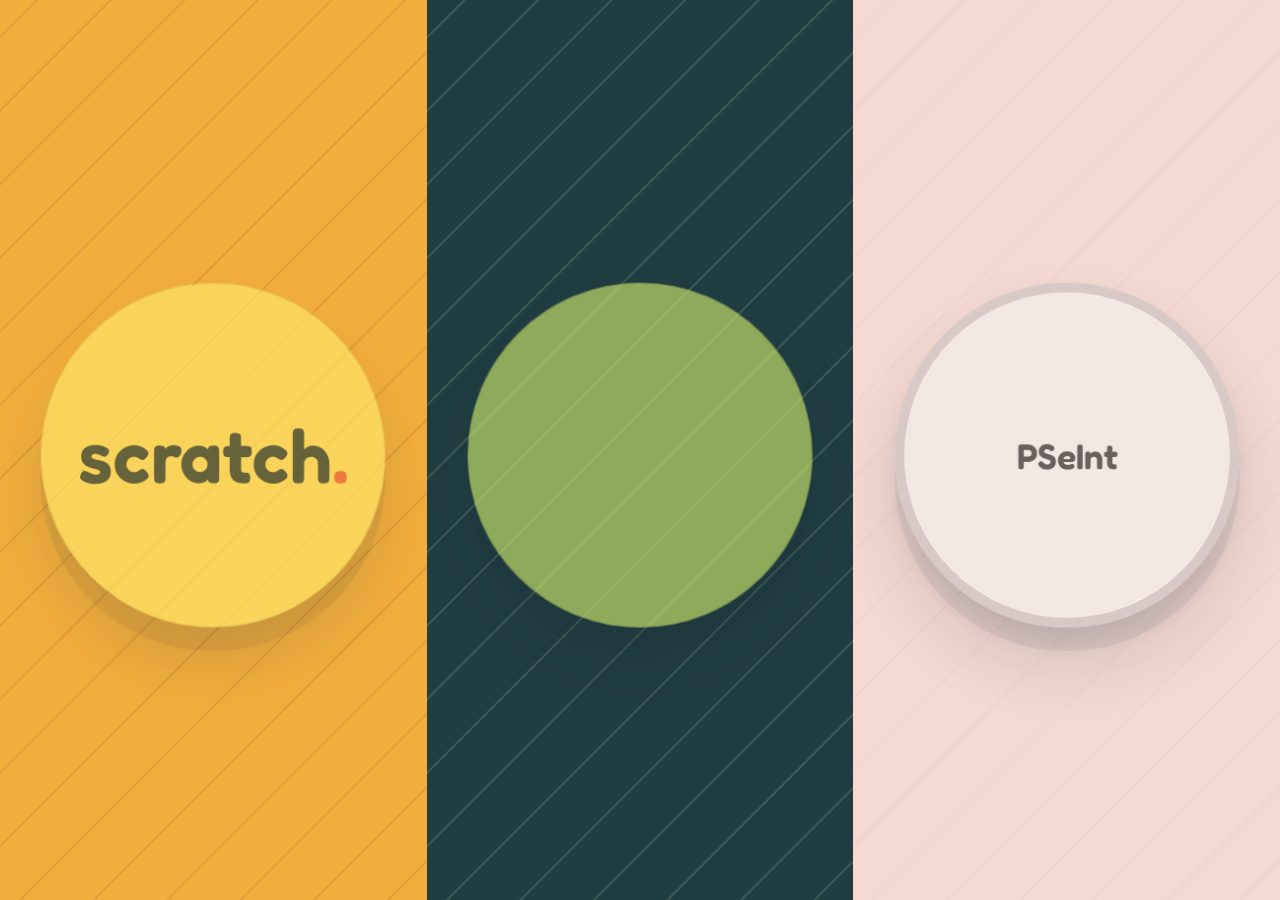
<file: index.html>
<!DOCTYPE html>
<html lang="es">
<head>
  <meta charset="UTF-8" />
  <meta http-equiv="refresh" content="0; url=juegos.html" />
  <meta name="viewport" content="width=device-width, initial-scale=1.0" />
  <title>Cargando...</title>
  <style>
    body {
      margin: 0;
      min-height: 100vh;
      display: grid;
      place-items: center;
      background: #0f172a;
      color: #f8fafc;
      font-family: Arial, sans-serif;
    }
    a {
      color: #fbbf24;
      text-decoration: none;
    }
  </style>
</head>
<body>
  <p>Redirigiendo a <a href="juegos.html">juegos.html</a>...</p>
</body>
</html>
</file>
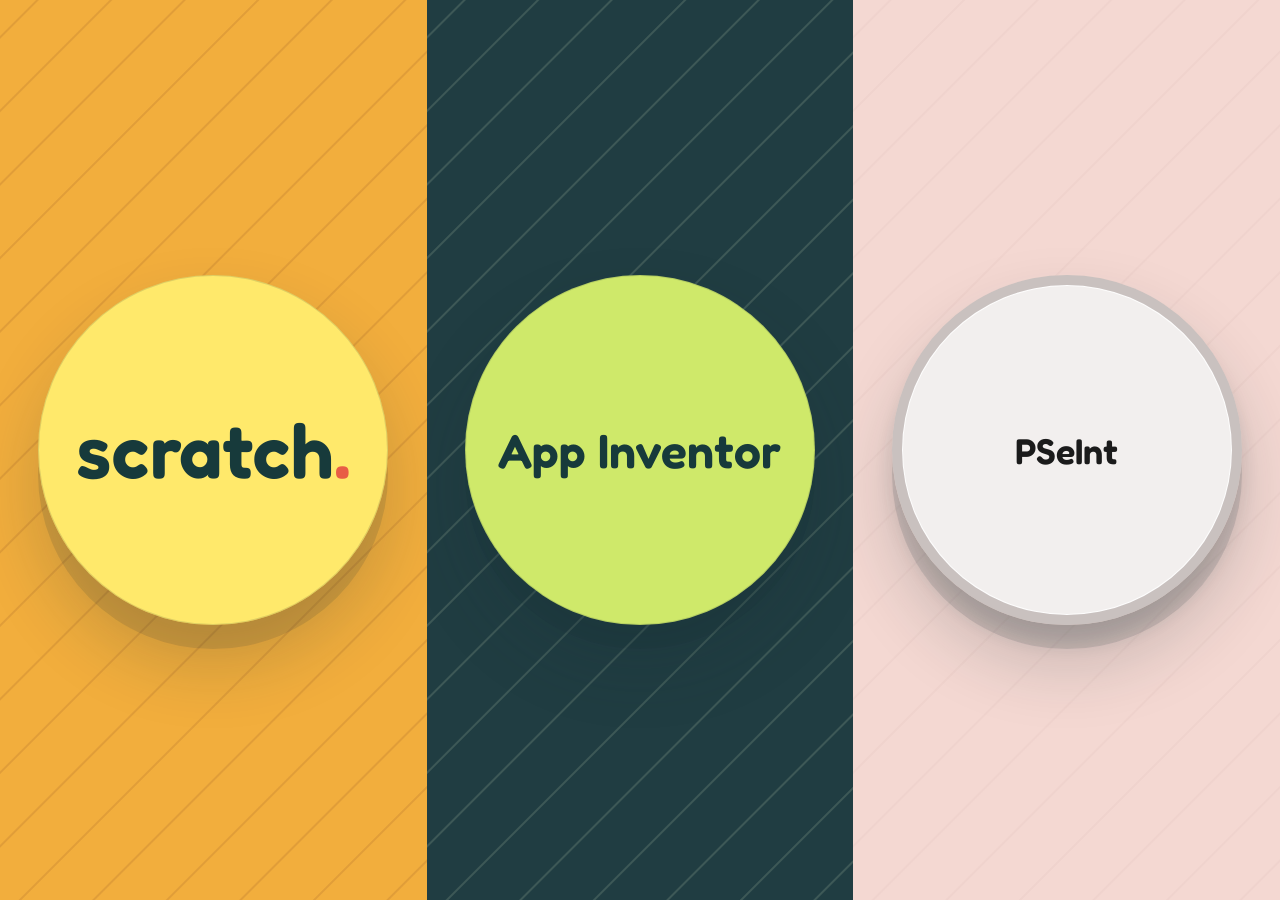
<file: juegos.html>
<!DOCTYPE html>
<html lang="es">
<head>
  <meta charset="UTF-8" />
  <meta name="viewport" content="width=device-width, initial-scale=1.0" />
  <meta name="theme-color" content="#f2ae3d" />
  <title>La Tribu Gamer | Scratch y App Inventor</title>
  <meta name="description" content="La Tribu Gamer: proyectos creados con Scratch y MIT App Inventor." />
  <link rel="preconnect" href="https://fonts.googleapis.com" />
  <link rel="preconnect" href="https://fonts.gstatic.com" crossorigin />
  <link href="https://fonts.googleapis.com/css2?family=DM+Mono:wght@400;500&family=Fredoka:wght@500;600;700&family=Space+Grotesk:wght@400;500;600;700&display=swap" rel="stylesheet" />
  <link rel="stylesheet" href="juegos.css?v=3" />
  <script src="juegos.js?v=3" defer></script>
</head>
<body>
  <main id="projectPicker" class="project-picker" aria-label="Elegí un proyecto">
    <button class="project-side scratch-side" type="button" data-project="scratch" aria-label="Abrir los proyectos de Scratch">
      <span class="project-orb" aria-hidden="true"><span class="orb-face scratch-orb"><span class="scratch-wordmark">scratch<span class="scratch-dot">.</span></span></span></span>
    </button>
    <button class="project-side inventor-side" type="button" data-project="inventor" aria-label="Abrir el proyecto de App Inventor">
      <span class="project-orb" aria-hidden="true"><span class="orb-face inventor-orb"><span class="inventor-wordmark">App Inventor</span></span></span>
    </button>
    <button class="project-side pseint-side" type="button" data-project="pseint" aria-label="Abrir los proyectos de PSeInt">
      <span class="project-orb" aria-hidden="true"><span class="orb-face pseint-orb"><span class="pseint-wordmark">PSeInt</span></span></span>
    </button>
    <span class="visually-hidden">Elegí Scratch, App Inventor o PSeInt para ver los proyectos.</span>
  </main>

  <section id="projectDetail" class="detail-view" aria-labelledby="detailTitle" hidden>
    <button id="backButton" class="back-button" type="button"><span aria-hidden="true">←</span> Volver</button>
    <div class="detail-layout">
      <div class="detail-copy">
        <p id="detailEyebrow" class="detail-eyebrow"></p>
        <h1 id="detailTitle"></h1>
        <p id="detailDescription" class="detail-description"></p>
      </div>
      <div id="projectSlots" class="project-slots" aria-label="Proyectos" aria-live="polite" hidden></div>
    </div>
  </section>
</body>
</html>
</file>
<file: juegos.css>
:root {
  color-scheme: light;
  --ink: #172f32;
  --paper: #f5f2e8;
  --yellow: #f2ae3d;
  --mint: #cfe96a;
  --coral: #e85d45;
  --deep: #203d42;
  --mono: "DM Mono", monospace;
  --display: "Space Grotesk", sans-serif;
}

* { box-sizing: border-box; }
html, body { min-height: 100%; margin: 0; }
body { color: var(--ink); font-family: var(--display); }
button, input { font: inherit; }
button { cursor: pointer; }
[hidden] { display: none !important; }
.visually-hidden { position: absolute; width: 1px; height: 1px; padding: 0; margin: -1px; overflow: hidden; clip: rect(0, 0, 0, 0); white-space: nowrap; border: 0; }

.project-picker {
  display: grid;
  grid-template-columns: 1fr 1fr 1fr;
  min-height: 100svh;
  width: 100vw;
  overflow: hidden;
}

.project-side {
  position: relative;
  isolation: isolate;
  display: grid;
  place-items: center;
  min-width: 0;
  width: 100%;
  min-height: 100svh;
  padding: 30px;
  border: 0;
  overflow: hidden;
}

.project-side::before {
  position: absolute;
  z-index: -1;
  inset: 0;
  content: "";
  opacity: .16;
  background-image: repeating-linear-gradient(135deg, transparent 0 25px, currentColor 26px 27px, transparent 28px 52px);
  pointer-events: none;
}

.scratch-side { color: #85451f; background-color: var(--yellow); }
.inventor-side { color: #d6e7c2; background-color: var(--deep); }
.pseint-side { color: #d8b7b3; background-color: #f4d8d2; }
.project-orb {
  position: relative;
  display: grid;
  place-items: center;
  width: min(30vw, 350px);
  min-width: 220px;
  aspect-ratio: 1;
  border-radius: 50%;
  box-shadow: 0 24px 0 rgba(23, 47, 50, .12), 0 38px 70px rgba(23, 47, 50, .2);
  animation: arrive .65s cubic-bezier(.2, .8, .2, 1) both;
}

.orb-face {
  position: absolute;
  inset: 0;
  display: flex;
  align-items: center;
  justify-content: center;
  flex-direction: column;
  border: 1px solid rgba(23, 47, 50, .14);
  border-radius: 50%;
  transition: transform .32s cubic-bezier(.2, .8, .2, 1);
}
.scratch-orb { color: #173a3b; background: #ffe96b; }
.inventor-orb { color: #173a3b; background: var(--mint); }
.pseint-orb { color: #173a3b; background: #f2efee; border: 10px solid rgba(129, 112, 110, 0.36); box-shadow: inset 0 0 0 1px rgba(255,255,255,.9), 0 18px 18px rgba(23,47,50,.12); }
.inventor-orb .inventor-wordmark { animation: arrive .65s .12s cubic-bezier(.2, .8, .2, 1) both; }
.project-side:hover .project-orb .orb-face,
.project-side:focus-visible .project-orb .orb-face {
  transform: translateY(-8px) scale(1.14);
}
.project-side:focus-visible { outline: 4px solid white; outline-offset: -10px; }
.scratch-wordmark { font-family: "Fredoka", "Space Grotesk", sans-serif; font-size: clamp(2.6rem, 6vw, 5rem); font-weight: 600; letter-spacing: 0; line-height: 1; }
.scratch-dot { color: var(--coral); }
.inventor-wordmark { max-width: 82%; color: #173a3b; font-family: "Fredoka", "Space Grotesk", sans-serif; font-size: clamp(1.8rem, 3.8vw, 3rem); font-weight: 600; line-height: 1.05; text-align: center; }
.pseint-wordmark { color: #1b1b1b; font-family: "Fredoka", "Space Grotesk", sans-serif; font-size: clamp(1.6rem, 2.8vw, 2.7rem); font-weight: 600; letter-spacing: 0; }

.detail-view {
  position: fixed;
  z-index: 5;
  inset: 0;
  min-height: 100svh;
  padding: 28px clamp(20px, 5vw, 76px) 42px;
  overflow: auto;
  background-color: var(--paper);
  background-image: radial-gradient(rgba(23, 47, 50, .11) .7px, transparent .7px);
  background-size: 18px 18px;
  animation: reveal .25s ease both;
}

.back-button {
  display: inline-flex;
  align-items: center;
  gap: 10px;
  min-height: 44px;
  padding: 0 15px 0 11px;
  border: 1px solid rgba(23, 47, 50, .2);
  border-radius: 3px;
  color: var(--ink);
  background: rgba(245, 242, 232, .8);
  font-weight: 600;
}
.back-button span { font-size: 1.25rem; }
.back-button:hover { background: white; }
.detail-layout { display: grid; grid-template-columns: minmax(250px, .7fr) minmax(0, 1.3fr); gap: clamp(32px, 6vw, 96px); align-items: center; width: min(1250px, 100%); min-height: calc(100svh - 120px); margin: 12px auto 0; }
.detail-copy { max-width: 470px; }
.detail-eyebrow { margin: 0 0 16px; color: #a44c30; font: 500 .78rem var(--mono); text-transform: uppercase; }
.detail-copy h1 { margin: 0; font-size: clamp(2.8rem, 6vw, 5.3rem); line-height: .96; }
.detail-description { max-width: 390px; margin: 24px 0 38px; color: #435b5b; font-size: 1.08rem; line-height: 1.65; }
.project-slots { display: grid; grid-template-columns: repeat(2, minmax(0, 1fr)); gap: 14px; align-items: start; min-width: 0; width: 100%; }
.project-slot { min-width: 0; }
.project-slot h2 { margin: 0 0 9px; color: var(--ink); font-size: 1rem; }
.project-slot-screen { position: relative; display: grid; place-items: center; aspect-ratio: 1; overflow: hidden; background: #192f33; color: #f5f2e8; }
.project-slot-screen iframe { position: absolute; inset: 0; width: 100%; height: 100%; border: 0; z-index: 1; }
.detail-view[data-project="inventor"] .detail-layout {
  grid-template-columns: minmax(260px, .7fr) minmax(0, 1.25fr);
  gap: clamp(32px, 5vw, 80px);
  align-items: start;
}
.detail-view[data-project="inventor"] .detail-copy {
  max-width: 430px;
  padding-top: 28px;
}
.detail-view[data-project="inventor"] .detail-copy h1 {
  font-size: clamp(4rem, 7vw, 9rem);
  line-height: .8;
  letter-spacing: -0.06em;
  font-weight: 700;
}
.detail-view[data-project="inventor"] .detail-description {
  display: block;
  max-width: 380px;
  margin-top: 18px;
  font-size: 1.08rem;
}
.detail-view[data-project="inventor"] .project-slots {
  grid-template-columns: 1fr;
  gap: clamp(26px, 3vw, 42px);
  align-items: start;
}
.detail-view[data-project="inventor"] .project-slot {
  display: flex;
  flex-direction: column;
  align-items: center;
  width: min(100%, 430px);
  margin: 0 auto;
}
.detail-view[data-project="inventor"] .project-slot h2 {
  margin: 0 0 18px;
  font-size: 1.15rem;
  text-align: center;
}
.detail-view[data-project="inventor"] .project-slot-screen {
  display: flex;
  flex-direction: column;
  align-items: center;
  justify-content: flex-start;
  gap: 18px;
  width: min(100%, 430px);
  aspect-ratio: auto;
  min-height: 0;
  background: transparent;
  overflow: visible;
}
.detail-view[data-project="inventor"] .project-qr-image {
  width: min(100%, 260px);
  max-width: 260px;
  height: auto;
  object-fit: contain;
  background: transparent;
  padding: 0;
  box-shadow: none;
}
.inventor-description {
  width: min(100%, 420px);
  text-align: left;
}
.inventor-description-label {
  margin: 0 0 8px;
  color: var(--ink);
  font: 700 1rem var(--display);
}
.inventor-description-text {
  margin: 0;
  color: rgba(23, 47, 50, 0.9);
  font: 400 0.96rem/1.55 var(--display);
}
.project-image-label {
  position: absolute;
  top: 12px;
  left: 12px;
  z-index: 2;
  padding: 6px 12px;
  border-radius: 999px;
  background: rgba(245, 242, 232, 0.9);
  color: var(--ink);
  font: 600 0.82rem var(--mono);
  letter-spacing: 0.04em;
  text-transform: none;
}
.project-qr-image {
  display: block;
  width: 100%;
  height: 100%;
  object-fit: contain;
  background: #f5f2e8;
  padding: clamp(12px, 3vw, 26px);
}
.project-slot--pseint .project-qr-image { background: #f2f2f2; }
.project-slot-placeholder { max-width: 230px; padding: 16px; color: #cbd9ce; font: 400 .8rem var(--mono); line-height: 1.6; text-align: center; }
.project-open-link {
  position: relative;
  z-index: 2;
  display: inline-flex;
  align-items: center;
  justify-content: center;
  min-width: 230px;
  min-height: 80px;
  padding: 0 28px;
  background: #f1d969;
  color: #1b1b1b;
  font-weight: 700;
  text-decoration: none;
  border-radius: 999px;
  box-shadow: 0 10px 18px rgba(23, 47, 50, 0.18);
  font-size: clamp(1.7rem, 2.5vw, 3rem);
}
.project-open-link:hover { background: #f7e38f; }

.project-slots[data-project="scratch"] {
  grid-template-columns: 1fr;
  gap: 18px;
}
.project-slot[data-slot="1"] .project-slot-screen {
  width: min(57%, 620px);
  height: 235px;
  margin: 0 auto;
  background: transparent;
  display: flex;
  align-items: center;
  justify-content: flex-start;
  overflow: visible;
  padding-left: 8px;
}
.project-slot[data-slot="2"] .project-slot-screen {
  width: min(62%, 610px);
  height: auto;
  min-height: 360px;
  margin: 0 auto;
  background: transparent;
  display: block;
  text-align: center;
}
.scratch-layout {
  display: flex;
  align-items: center;
  justify-content: flex-start;
  gap: 96px;
  width: min(100%, 640px);
  min-height: 100%;
  margin: 0 auto;
}
.scratch-project-box {
  display: grid;
  place-items: center;
  width: 290px;
  height: 110px;
  background: transparent;
  box-shadow: none;
}
.scratch-project-box--second {
  width: 100%;
  height: auto;
  background: transparent;
  margin: 0 auto 18px;
  display: flex;
  justify-content: center;
  align-items: center;
}
.scratch-project-details {
  width: min(100%, 520px);
  margin: 0 auto;
  color: #1f2f30;
  text-align: left;
}
.scratch-project-description-label {
  margin: 0 0 8px;
  color: #1f2f30;
  font: 700 1rem var(--display);
}
.scratch-project-description {
  margin: 0;
  color: rgba(23, 47, 50, 0.9);
  font: 400 0.96rem/1.55 var(--display);
}
.scratch-project-image {
  position: static;
  display: block;
  width: 248px;
  height: 170px;
  object-fit: cover;
  border-radius: 16px;
  box-shadow: 0 14px 30px rgba(23, 47, 50, 0.2);
  z-index: 2;
  margin-left: 30px;
}

@keyframes arrive { from { opacity: 0; transform: translateY(14px) scale(.96); } to { opacity: 1; transform: translateY(0) scale(1); } }
@keyframes reveal { from { opacity: 0; } to { opacity: 1; } }

@media (max-width: 700px) {
  .project-picker { grid-template-columns: 1fr; grid-template-rows: repeat(3, 1fr); min-height: 100svh; }
  .project-side { min-height: 33.33svh; padding: 18px; }
  .project-orb { width: min(46vw, 230px); min-width: 170px; box-shadow: 0 14px 0 rgba(23, 47, 50, .12), 0 25px 48px rgba(23, 47, 50, .2); }
  .project-side:hover .project-orb .orb-face, .project-side:focus-visible .project-orb .orb-face { transform: translateY(-6px) scale(1.12); }
  .detail-view { padding: 18px 16px 28px; }
  .detail-layout { grid-template-columns: 1fr; gap: 22px; min-height: auto; margin-top: 24px; }
  .detail-copy h1 { font-size: clamp(2.7rem, 12vw, 4rem); }
  .detail-description { margin: 15px 0 22px; font-size: 1rem; }
  .project-slots { grid-template-columns: 1fr; gap: 22px; }
}

@media (max-width: 380px) {
  .project-slots { width: 100%; }
}

@media (prefers-reduced-motion: reduce) {
  *, *::before, *::after { scroll-behavior: auto !important; animation-duration: .01ms !important; animation-iteration-count: 1 !important; transition-duration: .01ms !important; }
}
</file>
